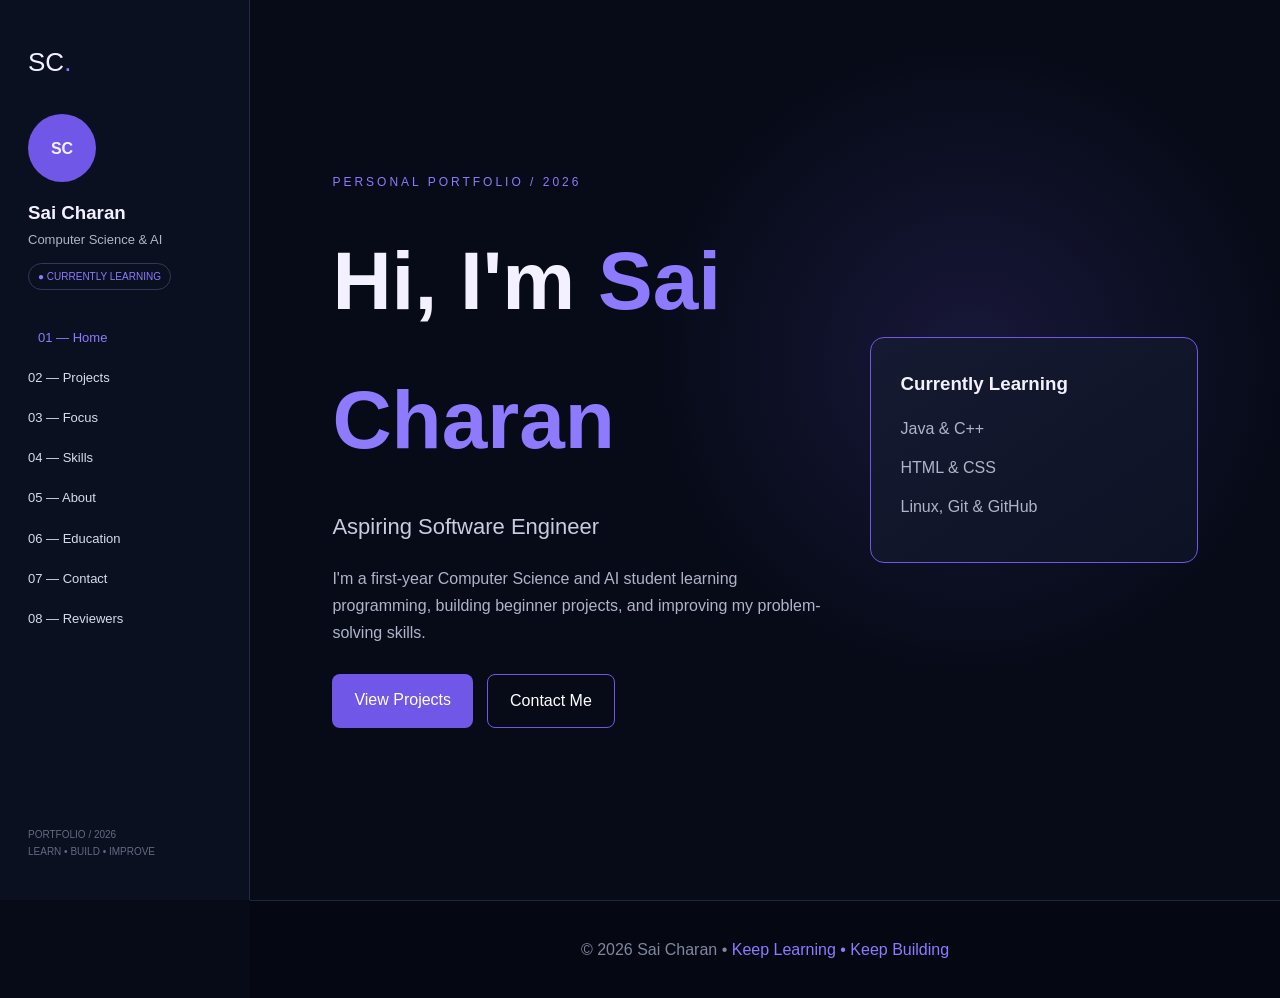
<file: index.html>
<!DOCTYPE html>
<html lang="en">
<head>
    <meta charset="UTF-8">
    <meta name="viewport" content="width=device-width, initial-scale=1.0">
    <title>Home | Sai Charan</title>
    <link rel="stylesheet" href="style.css">
</head>
<body>
    <div class="page">

    <aside class="sidebar">
        <div>
            <div class="logo">SC<span>.</span></div>
            <div class="circle">SC</div>
            <h3>Sai Charan</h3>
            <p>Computer Science &amp; AI</p>
            <div class="status">● CURRENTLY LEARNING</div>
            <nav>
            <a class="active" href="index.html">01 — Home</a>
            <a class="" href="projects.html">02 — Projects</a>
            <a class="" href="focus.html">03 — Focus</a>
            <a class="" href="skills.html">04 — Skills</a>
            <a class="" href="about.html">05 — About</a>
            <a class="" href="education.html">06 — Education</a>
            <a class="" href="contact.html">07 — Contact</a>
            <a class="" href="reviewers.html">08 — Reviewers</a>
            </nav>
        </div>
        <div class="sidebar-bottom">PORTFOLIO / 2026<br>LEARN • BUILD • IMPROVE</div>
    </aside>

        <main>

            <section class="page-section hero">
                <div class="content">
                    <div class="tag">PERSONAL PORTFOLIO / 2026</div>
                    <h1>Hi, I'm <span>Sai Charan</span></h1>
                    <h2>Aspiring Software Engineer</h2>
                    <p class="hero-text">I'm a first-year Computer Science and AI student learning programming, building beginner projects, and improving my problem-solving skills.</p>
                    <div class="buttons">
                        <a class="button" href="projects.html">View Projects</a>
                        <a class="button outline" href="contact.html">Contact Me</a>
                    </div>
                </div>
                <div class="hero-card">
                    <h3>Currently Learning</h3>
                    <p>Java &amp; C++</p>
                    <p>HTML &amp; CSS</p>
                    <p>Linux, Git &amp; GitHub</p>
                </div>
            </section>

        </main>
    </div>
    <footer>© 2026 Sai Charan • <span>Keep Learning • Keep Building</span></footer>
</body>
</html>
</file>
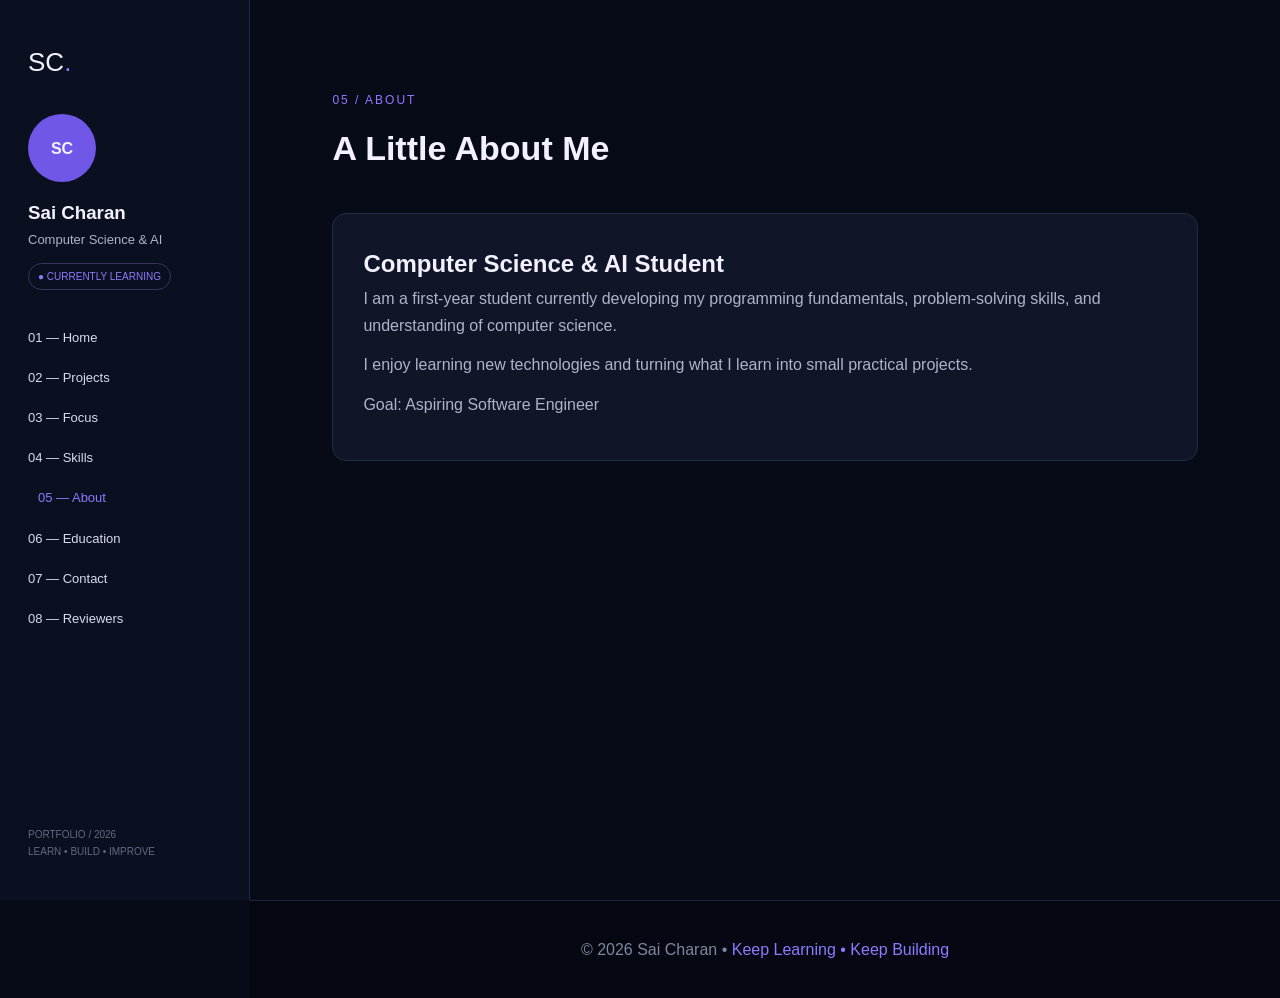
<file: about.html>
<!DOCTYPE html>
<html lang="en">
<head>
    <meta charset="UTF-8">
    <meta name="viewport" content="width=device-width, initial-scale=1.0">
    <title>About | Sai Charan</title>
    <link rel="stylesheet" href="style.css">
</head>
<body>
    <div class="page">

    <aside class="sidebar">
        <div>
            <div class="logo">SC<span>.</span></div>
            <div class="circle">SC</div>
            <h3>Sai Charan</h3>
            <p>Computer Science &amp; AI</p>
            <div class="status">● CURRENTLY LEARNING</div>
            <nav>
            <a class="" href="index.html">01 — Home</a>
            <a class="" href="projects.html">02 — Projects</a>
            <a class="" href="focus.html">03 — Focus</a>
            <a class="" href="skills.html">04 — Skills</a>
            <a class="active" href="about.html">05 — About</a>
            <a class="" href="education.html">06 — Education</a>
            <a class="" href="contact.html">07 — Contact</a>
            <a class="" href="reviewers.html">08 — Reviewers</a>
            </nav>
        </div>
        <div class="sidebar-bottom">PORTFOLIO / 2026<br>LEARN • BUILD • IMPROVE</div>
    </aside>

        <main>

            <section class="page-section">
                <div class="content">
                    <div class="section-name">05 / ABOUT</div>
                    <h1 class="section-title">A Little About Me</h1>
                    <div class="box">
                        <h2>Computer Science &amp; AI Student</h2>
                        <p>I am a first-year student currently developing my programming fundamentals, problem-solving skills, and understanding of computer science.</p>
                        <p>I enjoy learning new technologies and turning what I learn into small practical projects.</p>
                        <p class="accent">Goal: Aspiring Software Engineer</p>
                    </div>
                </div>
            </section>

        </main>
    </div>
    <footer>© 2026 Sai Charan • <span>Keep Learning • Keep Building</span></footer>
</body>
</html>
</file>
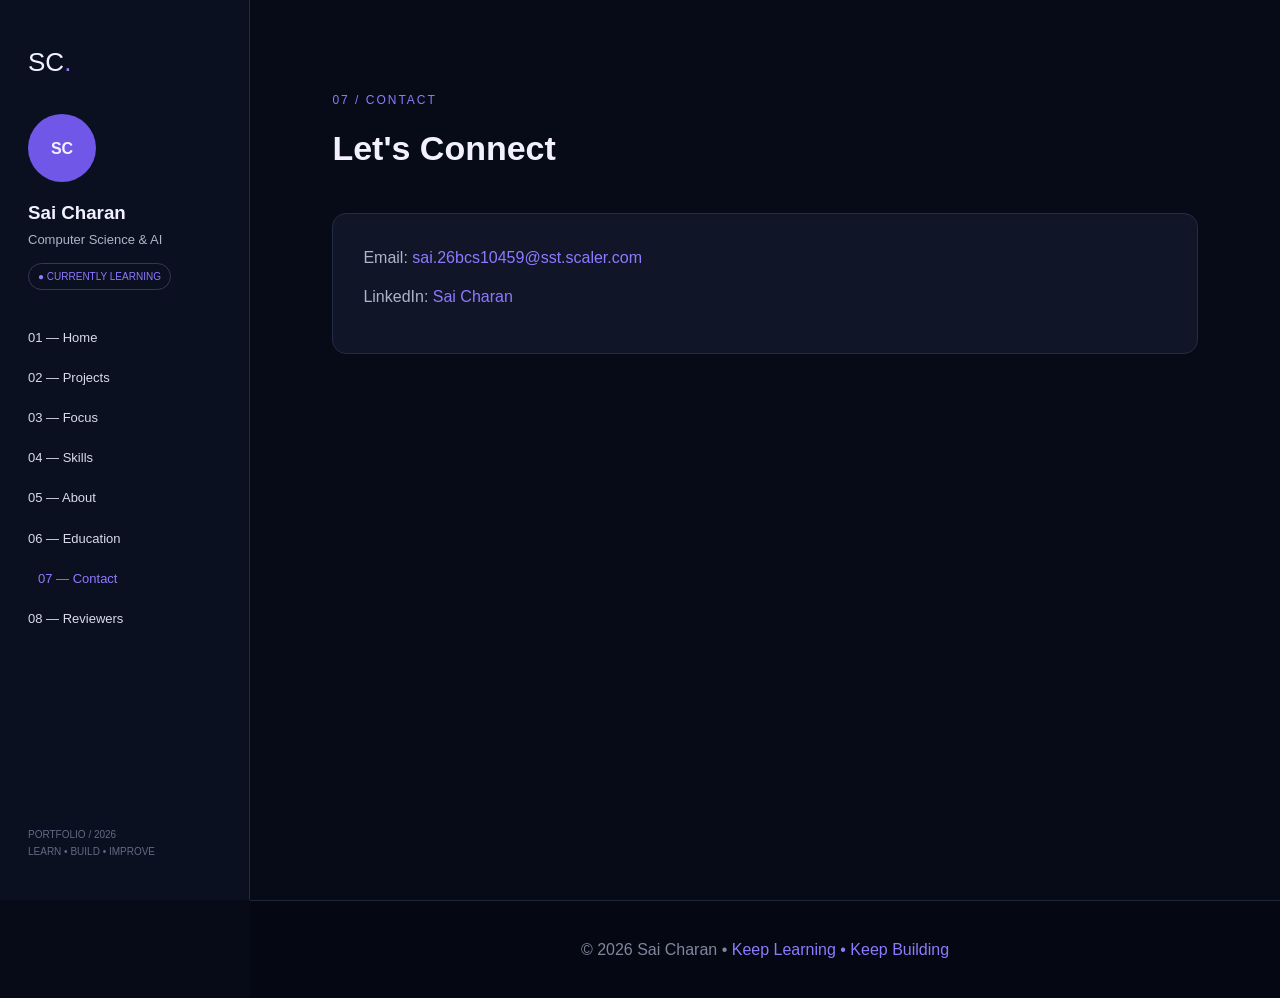
<file: contact.html>
<!DOCTYPE html>
<html lang="en">
<head>
    <meta charset="UTF-8">
    <meta name="viewport" content="width=device-width, initial-scale=1.0">
    <title>Contact | Sai Charan</title>
    <link rel="stylesheet" href="style.css">
</head>
<body>
    <div class="page">

    <aside class="sidebar">
        <div>
            <div class="logo">SC<span>.</span></div>
            <div class="circle">SC</div>
            <h3>Sai Charan</h3>
            <p>Computer Science &amp; AI</p>
            <div class="status">● CURRENTLY LEARNING</div>
            <nav>
            <a class="" href="index.html">01 — Home</a>
            <a class="" href="projects.html">02 — Projects</a>
            <a class="" href="focus.html">03 — Focus</a>
            <a class="" href="skills.html">04 — Skills</a>
            <a class="" href="about.html">05 — About</a>
            <a class="" href="education.html">06 — Education</a>
            <a class="active" href="contact.html">07 — Contact</a>
            <a class="" href="reviewers.html">08 — Reviewers</a>
            </nav>
        </div>
        <div class="sidebar-bottom">PORTFOLIO / 2026<br>LEARN • BUILD • IMPROVE</div>
    </aside>

        <main>

            <section class="page-section">
                <div class="content">
                    <div class="section-name">07 / CONTACT</div>
                    <h1 class="section-title">Let's Connect</h1>
                    <div class="contact-box">
                        <p>Email: <a href="mailto:sai.26bcs10459@sst.scaler.com">sai.26bcs10459@sst.scaler.com</a></p>
                        <p>LinkedIn: <a href="https://www.linkedin.com/in/saicharan-sunkara-15365a426/" target="_blank">Sai Charan</a></p>
                    </div>
                </div>
            </section>

        </main>
    </div>
    <footer>© 2026 Sai Charan • <span>Keep Learning • Keep Building</span></footer>
</body>
</html>
</file>
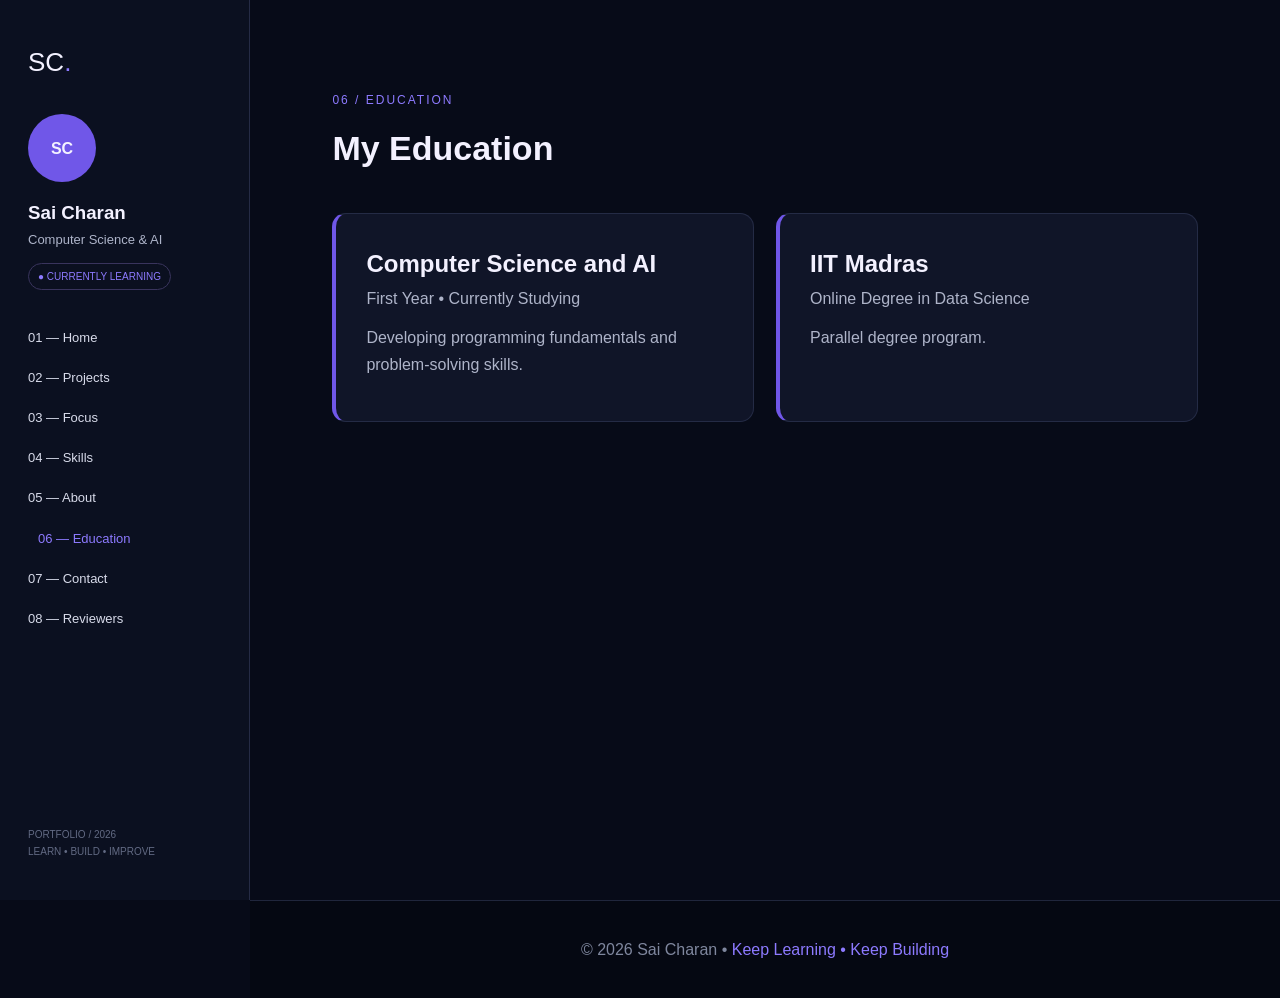
<file: education.html>
<!DOCTYPE html>
<html lang="en">
<head>
    <meta charset="UTF-8">
    <meta name="viewport" content="width=device-width, initial-scale=1.0">
    <title>Education | Sai Charan</title>
    <link rel="stylesheet" href="style.css">
</head>
<body>
    <div class="page">

    <aside class="sidebar">
        <div>
            <div class="logo">SC<span>.</span></div>
            <div class="circle">SC</div>
            <h3>Sai Charan</h3>
            <p>Computer Science &amp; AI</p>
            <div class="status">● CURRENTLY LEARNING</div>
            <nav>
            <a class="" href="index.html">01 — Home</a>
            <a class="" href="projects.html">02 — Projects</a>
            <a class="" href="focus.html">03 — Focus</a>
            <a class="" href="skills.html">04 — Skills</a>
            <a class="" href="about.html">05 — About</a>
            <a class="active" href="education.html">06 — Education</a>
            <a class="" href="contact.html">07 — Contact</a>
            <a class="" href="reviewers.html">08 — Reviewers</a>
            </nav>
        </div>
        <div class="sidebar-bottom">PORTFOLIO / 2026<br>LEARN • BUILD • IMPROVE</div>
    </aside>

        <main>

            <section class="page-section">
                <div class="content">
                    <div class="section-name">06 / EDUCATION</div>
                    <h1 class="section-title">My Education</h1>
                    <div class="split">
                        <div class="education-box"><h2>Computer Science and AI</h2><p>First Year • Currently Studying</p><p>Developing programming fundamentals and problem-solving skills.</p></div>
                        <div class="education-box"><h2>IIT Madras</h2><p>Online Degree in Data Science</p><p>Parallel degree program.</p></div>
                    </div>
                </div>
            </section>

        </main>
    </div>
    <footer>© 2026 Sai Charan • <span>Keep Learning • Keep Building</span></footer>
</body>
</html>
</file>
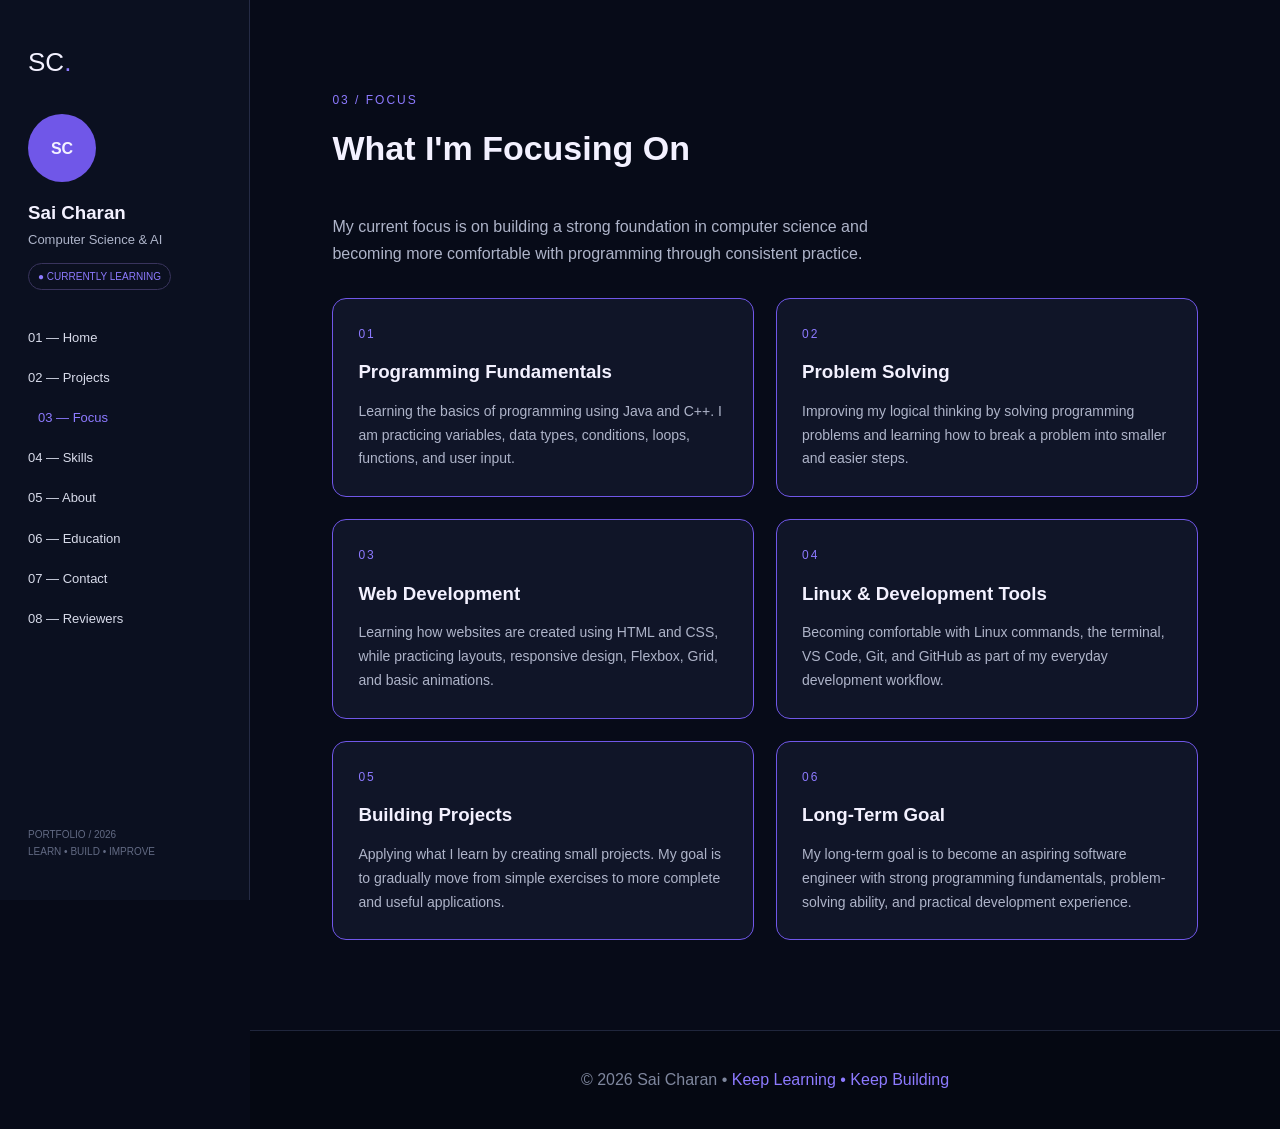
<file: focus.html>
<!DOCTYPE html>

<html lang="en">

<head>

    <meta charset="UTF-8">

    <meta name="viewport" content="width=device-width, initial-scale=1.0">

    <title>Focus | Sai Charan</title>

    <link rel="stylesheet" href="style.css">

</head>


<body>

    <div class="page">
        <!-- SIDEBAR -->
        <aside class="sidebar">

            <div>

                <div class="logo">SC<span>.</span></div>

                <div class="circle">SC</div>

                <h3>Sai Charan</h3>

                <p>Computer Science &amp; AI</p>

                <div class="status">● CURRENTLY LEARNING</div>

                <nav>

                    <a href="index.html">01 — Home</a>

                    <a href="projects.html">02 — Projects</a>

                    <a class="active" href="focus.html">03 — Focus</a>

                    <a href="skills.html">04 — Skills</a>

                    <a href="about.html">05 — About</a>

                    <a href="education.html">06 — Education</a>

                    <a href="contact.html">07 — Contact</a>

                    <a href="reviewers.html">08 — Reviewers</a>

                </nav>

            </div>


            <div class="sidebar-bottom">
                PORTFOLIO / 2026
                <br>
                LEARN • BUILD • IMPROVE

            </div>

        </aside>

        <!-- MAIN CONTENT -->

        <main>
            <section class="page-section">

                <div class="content">
                    <div class="section-name">
                        03 / FOCUS
                    </div>

                    <h1 class="section-title">
                        What I'm Focusing On
                    </h1>

                    <p class="hero-text">
                        My current focus is on building a strong
                        foundation in computer science and becoming
                        more comfortable with programming through
                        consistent practice.
                    </p>

                    <div class="path">
                        <div class="step">

                            <div class="project-number">
                                01
                            </div>

                            <h3>
                                Programming Fundamentals
                            </h3>

                            <p>
                                Learning the basics of programming using
                                Java and C++. I am practicing variables,
                                data types, conditions, loops, functions,
                                and user input.
                            </p>

                        </div>
                        <div class="step">

                            <div class="project-number">
                                02
                            </div>

                            <h3>
                                Problem Solving
                            </h3>

                            <p>
                                Improving my logical thinking by solving
                                programming problems and learning how to
                                break a problem into smaller and easier
                                steps.
                            </p>

                        </div>
                        <div class="step">

                            <div class="project-number">
                                03
                            </div>

                            <h3>
                                Web Development
                            </h3>

                            <p>
                                Learning how websites are created using
                                HTML and CSS, while practicing layouts,
                                responsive design, Flexbox, Grid,
                                and basic animations.
                            </p>

                        </div>
                        <div class="step">

                            <div class="project-number">
                                04
                            </div>

                            <h3>
                                Linux &amp; Development Tools
                            </h3>

                            <p>
                                Becoming comfortable with Linux commands,
                                the terminal, VS Code, Git, and GitHub
                                as part of my everyday development
                                workflow.
                            </p>

                        </div>
                        <div class="step">

                            <div class="project-number">
                                05
                            </div>

                            <h3>
                                Building Projects
                            </h3>

                            <p>
                                Applying what I learn by creating small
                                projects. My goal is to gradually move
                                from simple exercises to more complete
                                and useful applications.
                            </p>

                        </div>
                        <div class="step">

                            <div class="project-number">
                                06
                            </div>

                            <h3>
                                Long-Term Goal
                            </h3>

                            <p>
                                My long-term goal is to become an aspiring
                                software engineer with strong programming
                                fundamentals, problem-solving ability,
                                and practical development experience.
                            </p>

                        </div>


                    </div>

                </div>

            </section>

        </main>

    </div>

    <footer>

        © 2026 Sai Charan •
        <span>
            Keep Learning • Keep Building
        </span>

    </footer>

</body>
</html>
</file>
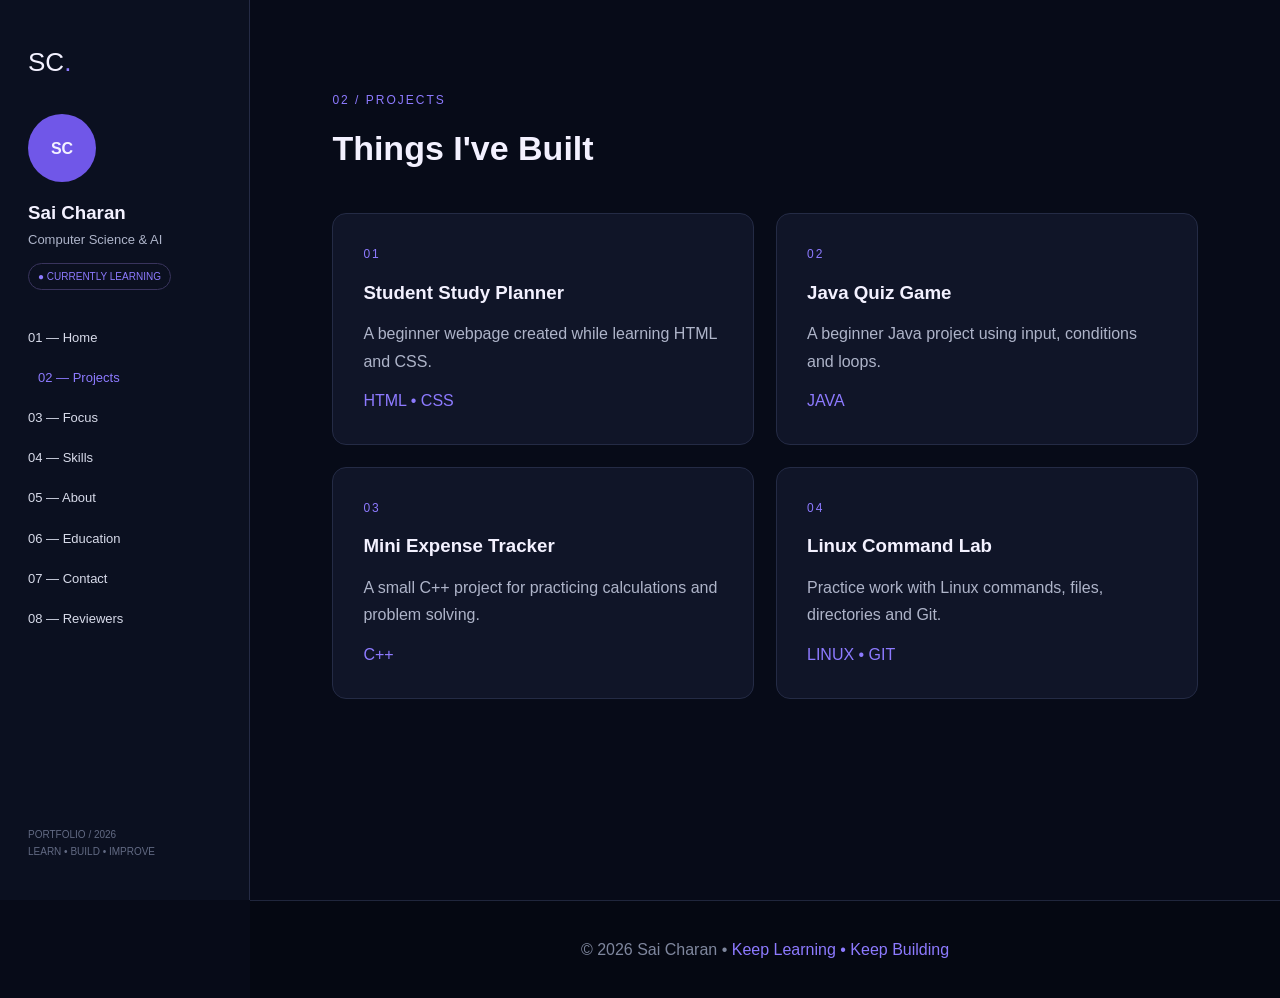
<file: projects.html>
<!DOCTYPE html>
<html lang="en">
<head>
    <meta charset="UTF-8">
    <meta name="viewport" content="width=device-width, initial-scale=1.0">
    <title>Projects | Sai Charan</title>
    <link rel="stylesheet" href="style.css">
</head>
<body>
    <div class="page">

    <aside class="sidebar">
        <div>
            <div class="logo">SC<span>.</span></div>
            <div class="circle">SC</div>
            <h3>Sai Charan</h3>
            <p>Computer Science &amp; AI</p>
            <div class="status">● CURRENTLY LEARNING</div>
            <nav>
            <a class="" href="index.html">01 — Home</a>
            <a class="active" href="projects.html">02 — Projects</a>
            <a class="" href="focus.html">03 — Focus</a>
            <a class="" href="skills.html">04 — Skills</a>
            <a class="" href="about.html">05 — About</a>
            <a class="" href="education.html">06 — Education</a>
            <a class="" href="contact.html">07 — Contact</a>
            <a class="" href="reviewers.html">08 — Reviewers</a>
            </nav>
        </div>
        <div class="sidebar-bottom">PORTFOLIO / 2026<br>LEARN • BUILD • IMPROVE</div>
    </aside>

        <main>

            <section class="page-section">
                <div class="content">
                    <div class="section-name">02 / PROJECTS</div>
                    <h1 class="section-title">Things I've Built</h1>
                    <div class="grid">
                        <div class="project"><div class="project-number">01</div><h3>Student Study Planner</h3><p>A beginner webpage created while learning HTML and CSS.</p><span class="accent">HTML • CSS</span></div>
                        <div class="project"><div class="project-number">02</div><h3>Java Quiz Game</h3><p>A beginner Java project using input, conditions and loops.</p><span class="accent">JAVA</span></div>
                        <div class="project"><div class="project-number">03</div><h3>Mini Expense Tracker</h3><p>A small C++ project for practicing calculations and problem solving.</p><span class="accent">C++</span></div>
                        <div class="project"><div class="project-number">04</div><h3>Linux Command Lab</h3><p>Practice work with Linux commands, files, directories and Git.</p><span class="accent">LINUX • GIT</span></div>
                    </div>
                </div>
            </section>

        </main>
    </div>
    <footer>© 2026 Sai Charan • <span>Keep Learning • Keep Building</span></footer>
</body>
</html>
</file>
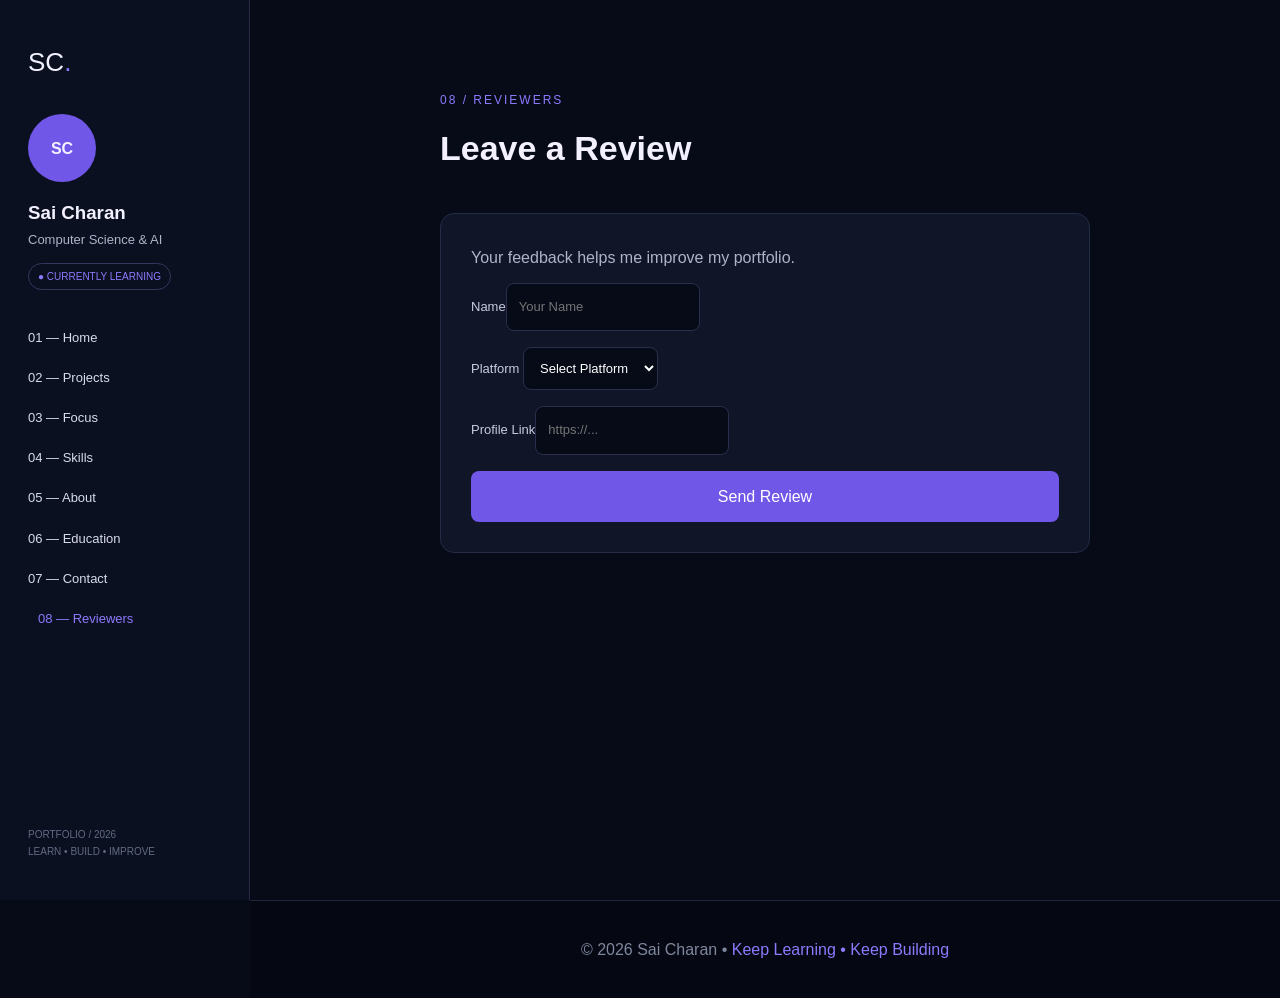
<file: reviewers.html>
<!DOCTYPE html>
<html lang="en">
<head>
    <meta charset="UTF-8">
    <meta name="viewport" content="width=device-width, initial-scale=1.0">
    <title>Reviewers | Sai Charan</title>
    <link rel="stylesheet" href="style.css">
</head>
<body>
    <div class="page">

    <aside class="sidebar">
        <div>
            <div class="logo">SC<span>.</span></div>
            <div class="circle">SC</div>
            <h3>Sai Charan</h3>
            <p>Computer Science &amp; AI</p>
            <div class="status">● CURRENTLY LEARNING</div>
            <nav>
            <a class="" href="index.html">01 — Home</a>
            <a class="" href="projects.html">02 — Projects</a>
            <a class="" href="focus.html">03 — Focus</a>
            <a class="" href="skills.html">04 — Skills</a>
            <a class="" href="about.html">05 — About</a>
            <a class="" href="education.html">06 — Education</a>
            <a class="" href="contact.html">07 — Contact</a>
            <a class="active" href="reviewers.html">08 — Reviewers</a>
            </nav>
        </div>
        <div class="sidebar-bottom">PORTFOLIO / 2026<br>LEARN • BUILD • IMPROVE</div>
    </aside>

        <main>

            <section class="page-section">
                <div class="content reviewer">
                    <div class="section-name">08 / REVIEWERS</div>
                    <h1 class="section-title">Leave a Review</h1>
                    <div class="box">
                        <p>Your feedback helps me improve my portfolio.</p>
                        <form action="mailto:sai.26bcs10459@sst.scaler.com" method="post" enctype="text/plain">
                            <label>Name<input type="text" name="name" placeholder="Your Name" required></label>
                            <label>Platform
                                <select name="platform" required>
                                    <option value="">Select Platform</option>
                                    <option>LinkedIn</option>
                                    <option>Instagram</option>
                                </select>
                            </label>
                            <label>Profile Link<input type="url" name="profile" placeholder="https://..." required></label>
                            <button type="submit">Send Review</button>
                        </form>
                    </div>
                </div>
            </section>

        </main>
    </div>
    <footer>© 2026 Sai Charan • <span>Keep Learning • Keep Building</span></footer>
</body>
</html>
</file>
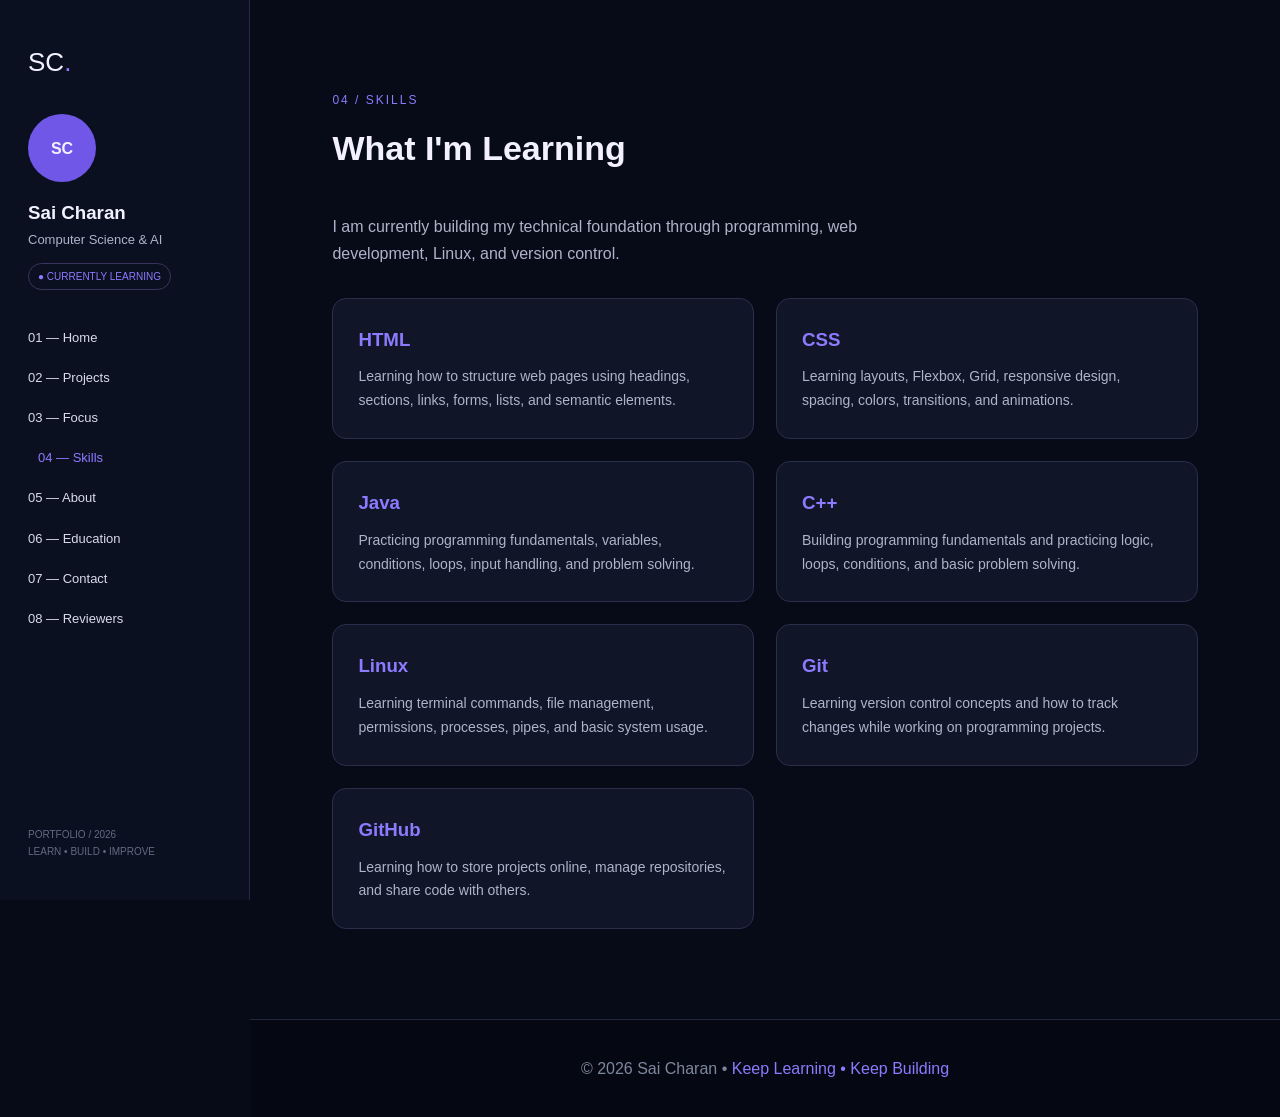
<file: skills.html>
<!DOCTYPE html>

<html lang="en">

<head>

    <meta charset="UTF-8">

    <meta name="viewport" content="width=device-width, initial-scale=1.0">

    <title>Skills | Sai Charan</title>

    <link rel="stylesheet" href="style.css">

</head>


<body>

    <div class="page">
        <!-- SIDEBAR -->
        <aside class="sidebar">
            <div>
                <div class="logo">
                    SC<span>.</span>
                </div>
                <div class="circle">
                    SC
                </div>
                <h3>Sai Charan</h3>

                <p>
                    Computer Science &amp; AI
                </p>

                <div class="status">
                    ● CURRENTLY LEARNING
                </div>

                <nav>
                    <a href="index.html">01 — Home</a>
                    <a href="projects.html">02 — Projects</a>
                    <a href="focus.html">03 — Focus</a>
                    <a class="active" href="skills.html">04 — Skills</a>
                    <a href="about.html">05 — About</a>
                    <a href="education.html">06 — Education</a>
                    <a href="contact.html">07 — Contact</a>
                    <a href="reviewers.html">08 — Reviewers</a>
                </nav>

            </div>

            <div class="sidebar-bottom">
                PORTFOLIO / 2026
                <br>

                LEARN • BUILD • IMPROVE

            </div>

        </aside>

        <!-- MAIN CONTENT -->
        <main>

            <section class="page-section">

                <div class="content">
                    <div class="section-name">
                        04 / SKILLS
                    </div>

                    <h1 class="section-title">
                        What I'm Learning
                    </h1>

                    <p class="hero-text">
                        I am currently building my technical foundation
                        through programming, web development, Linux,
                        and version control.
                    </p>

                    <div class="skills-grid">

                        <div class="skill-card">

                            <h3>
                                HTML
                            </h3>

                            <p>
                                Learning how to structure web pages using
                                headings, sections, links, forms, lists,
                                and semantic elements.
                            </p>

                        </div>

                        <div class="skill-card">

                            <h3>
                                CSS
                            </h3>

                            <p>
                                Learning layouts, Flexbox, Grid, responsive
                                design, spacing, colors, transitions,
                                and animations.
                            </p>

                        </div>

                        <div class="skill-card">

                            <h3>
                                Java
                            </h3>

                            <p>
                                Practicing programming fundamentals,
                                variables, conditions, loops, input
                                handling, and problem solving.
                            </p>

                        </div>

                        <div class="skill-card">

                            <h3>
                                C++
                            </h3>

                            <p>
                                Building programming fundamentals and
                                practicing logic, loops, conditions,
                                and basic problem solving.
                            </p>

                        </div>

                        <div class="skill-card">

                            <h3>
                                Linux
                            </h3>

                            <p>
                                Learning terminal commands, file
                                management, permissions, processes,
                                pipes, and basic system usage.
                            </p>

                        </div>

                        <div class="skill-card">

                            <h3>
                                Git
                            </h3>

                            <p>
                                Learning version control concepts and
                                how to track changes while working
                                on programming projects.
                            </p>

                        </div>

                        <div class="skill-card">

                            <h3>
                                GitHub
                            </h3>

                            <p>
                                Learning how to store projects online,
                                manage repositories, and share code
                                with others.
                            </p>

                        </div>


                    </div>

                </div>

            </section>

        </main>

    </div>

    <footer>

        © 2026 Sai Charan •
        <span>
            Keep Learning • Keep Building
        </span>

    </footer>

</body>
</html>
</file>
<file: style.css>
* {
    margin: 0;
    padding: 0;
    box-sizing: border-box;
}

html {
    scroll-behavior: smooth;
}

body {
    font-family: Arial, sans-serif;
    color: #f3f1ff;
    background: #070b18;
    line-height: 1.7;
}

.page {
    display: flex;
    min-height: 100vh;
}


.sidebar {
    position: fixed;
    left: 0;
    top: 0;
    width: 250px;
    height: 100vh;
    padding: 40px 28px;
    background: #0b1020;
    border-right: 1px solid #252b45;
    display: flex;
    flex-direction: column;
    justify-content: space-between;
    z-index: 5;
}

.logo {
    font-size: 26px;
    margin-bottom: 30px;
}

.logo span,
.tag,
.section-name,
.accent {
    color: #8d7aff;
}

.circle {
    width: 68px;
    height: 68px;
    border-radius: 50%;
    display: flex;
    align-items: center;
    justify-content: center;
    background: #7057e8;
    font-weight: bold;
    margin-bottom: 15px;
    animation: float 3s infinite;
}

.sidebar p {
    color: #aeb4c9;
    font-size: 13px;
}

.status {
    display: inline-block;
    color: #8d7aff;
    border: 1px solid #39345d;
    padding: 4px 9px;
    border-radius: 20px;
    font-size: 10px;
    margin-top: 12px;
}

nav {
    margin-top: 28px;
}

nav a {
    display: block;
    padding: 9px 0;
    color: #d8dbea;
    text-decoration: none;
    font-size: 13px;
    transition: 0.3s;
}

nav a:hover,
nav a.active {
    color: #8d7aff;
    padding-left: 10px;
}

.sidebar-bottom {
    color: #626a83;
    font-size: 10px;
}

main {
    margin-left: 250px;
    flex: 1;
    min-width: 0;
}

.page-section {
    min-height: 100vh;
    padding: 90px 8%;
    position: relative;
}

.page-section:before {
    content: "";
    position: absolute;
    background-size: 70px 70px;
}

.content {
    position: relative;
    z-index: 1;
    max-width: 1000px;
    margin: auto;
}

.hero {
    display: grid;
    grid-template-columns: 1.2fr 0.8fr;
    align-items: center;
    gap: 45px;
    background: radial-gradient(
        circle at 70% 40%,
        rgba(112, 87, 232, 0.16),
        transparent 35%
    ),
    #070b18;
}

.tag {
    letter-spacing: 3px;
    font-size: 12px;
}

.hero h1 {
    font-size: clamp(48px, 7vw, 82px);
    margin: 18px 0;
}

.hero h1 span {
    color: #8d7aff;
}

.hero h2 {
    font-size: 22px;
    color: #c9cce0;
    font-weight: normal;
}

.hero-text {
    color: #aeb4c9;
    max-width: 560px;
    margin-top: 20px;
}

.buttons {
    display: flex;
    gap: 14px;
    margin-top: 28px;
    flex-wrap: wrap;
}

.button,
button {
    padding: 12px 22px;
    color: white;
    text-decoration: none;
    border: 0;
    background: #7057e8;
    border-radius: 8px;
    cursor: pointer;
    font: inherit;
    transition: 0.3s;
}

.button:hover,
button:hover {
    transform: translateY(-3px);
    background: #8873ff;
}

.outline {
    background: transparent;
    border: 1px solid #7057e8;
}

.hero-card,
.box,
.project,
.education-box,
.contact-box {
    padding: 30px;
    background: #101528;
    border: 1px solid #242b45;
    border-radius: 14px;
}

.hero-card {
    background: linear-gradient(
        145deg,
        #151a32,
        #0d1224
    );
    border-color: #7057e8;
}

.hero-card h3 {
    margin-bottom: 15px;
}

.hero-card p,
.box p,
.project p,
.education-box p,
.contact-box p {
    color: #aeb4c9;
    margin-bottom: 12px;
}


/* ==================== SECTION TITLES ==================== */

.section-name {
    letter-spacing: 2px;
    font-size: 12px;
}

.section-title {
    font-size: 34px;
    margin: 10px 0 35px;
}


/* ==================== PROJECTS ==================== */

.grid {
    display: grid;
    grid-template-columns: repeat(2, 1fr);
    gap: 22px;
}

.project {
    transition: 0.3s;
}

.project:hover {
    transform: translateY(-6px);
    border-color: #7057e8;
}

.project-number {
    color: #8d7aff;
    font-size: 12px;
    letter-spacing: 2px;
}

.project h3 {
    margin: 12px 0;
}


/* ==================== SKILLS ==================== */

.skills {
    display: flex;
    flex-wrap: wrap;
    gap: 14px;
}

.skill {
    padding: 13px 20px;
    background: #101528;
    border: 1px solid #292f4b;
    border-radius: 30px;
    transition: 0.3s;
}

.skill:hover {
    transform: translateY(-4px);
    border-color: #8d7aff;
    color: #8d7aff;
}


/* ==================== EDUCATION / ABOUT ==================== */

.split {
    display: grid;
    grid-template-columns: 1fr 1fr;
    gap: 22px;
}

.education-box {
    border-left: 4px solid #7057e8;
}


/* ==================== CONTACT ==================== */

.contact-box a {
    color: #8d7aff;
    text-decoration: none;
}

.contact-box a:hover {
    text-decoration: underline;
}


/* ==================== REVIEWER FORM ==================== */

.reviewer {
    max-width: 650px;
}

.reviewer form {
    display: flex;
    flex-direction: column;
    gap: 16px;
}

.reviewer input,
.reviewer select {
    padding: 12px;
    background: #070b18;
    color: white;
    border: 1px solid #292f4b;
    border-radius: 8px;
    font: inherit;
}

.reviewer label {
    color: #c9cce0;
    font-size: 13px;
}


/* ==================== FOOTER ==================== */

footer {
    margin-left: 250px;
    text-align: center;
    padding: 35px;
    background: #050812;
    border-top: 1px solid #20263c;
    color: #7f879e;
}

footer span {
    color: #8d7aff;
}


/* ==================== LEARNING PATH ==================== */

.path {
    display: flex;
    gap: 18px;
    flex-wrap: wrap;
    margin-top: 25px;
}

.step {
    flex: 1;
    min-width: 180px;
    padding: 22px;
    background: #101528;
    border: 1px solid #7057e8;
    border-radius: 14px;
    animation: pulse 2.8s ease-in-out infinite;
}

.step:nth-child(2) {
    animation-delay: 0.4s;
}

.step:nth-child(3) {
    animation-delay: 0.8s;
}

.step p {
    color: #aeb4c9;
    font-size: 14px;
}


/* ==================== ANIMATIONS ==================== */

@keyframes float {
    0%,
    100% {
        transform: translateY(0);
    }

    50% {
        transform: translateY(-8px);
    }
}

@keyframes pulse {
    0%,
    100% {
        transform: translateY(0);
    }

    50% {
        transform: translateY(-8px);
    }
}


/* ==================== RESPONSIVE DESIGN ==================== */

@media (max-width: 850px) {

    .sidebar {
        position: relative;
        width: 100%;
        height: auto;
    }

    .page {
        display: block;
    }

    .sidebar nav {
        display: flex;
        flex-wrap: wrap;
        gap: 4px 18px;
    }

    .sidebar nav a {
        display: inline-block;
    }

    .sidebar-bottom {
        margin-top: 20px;
    }

    main,
    footer {
        margin-left: 0;
    }

    .hero,
    .grid,
    .split {
        grid-template-columns: 1fr;
    }

    .page-section {
        padding: 65px 7%;
    }
}


@media (max-width: 500px) {

    .hero h1 {
        font-size: 42px;
    }

    .page-section {
        padding: 55px 20px;
    }

    .sidebar {
        padding: 25px 20px;
    }
}
/* ==================== SKILLS GRID ==================== */

.skills-grid {
    display: grid;
    grid-template-columns: repeat(2, 1fr);
    gap: 22px;
    margin-top: 30px;
}

.skill-card {
    padding: 25px;
    background: #101528;
    border: 1px solid #292f4b;
    border-radius: 14px;
    transition: 0.3s;
}

.skill-card:hover {
    transform: translateY(-6px);
    border-color: #7057e8;
}

.skill-card h3 {
    color: #8d7aff;
    margin-bottom: 10px;
}

.skill-card p {
    color: #aeb4c9;
    font-size: 14px;
}


/* ==================== RESPONSIVE SKILLS ==================== */

@media (max-width: 850px) {

    .skills-grid {
        grid-template-columns: 1fr;
    }

}
/* ==================== FOCUS PATH ==================== */

.path {
    display: grid;
    grid-template-columns: repeat(2, 1fr);
    gap: 22px;
    margin-top: 30px;
}

.step {
    padding: 25px;
    background: #101528;
    border: 1px solid #7057e8;
    border-radius: 14px;
    transition: 0.3s;
    animation: pulse 2.8s ease-in-out infinite;
}

.step:hover {
    transform: translateY(-6px);
    border-color: #8d7aff;
}

.step:nth-child(2) {
    animation-delay: 0.2s;
}

.step:nth-child(3) {
    animation-delay: 0.4s;
}

.step:nth-child(4) {
    animation-delay: 0.6s;
}

.step:nth-child(5) {
    animation-delay: 0.8s;
}

.step:nth-child(6) {
    animation-delay: 1s;
}

.step h3 {
    margin: 12px 0;
}

.step p {
    color: #aeb4c9;
    font-size: 14px;
}


/* ==================== RESPONSIVE FOCUS ==================== */

@media (max-width: 850px) {

    .path {
        grid-template-columns: 1fr;
    }

}
</file>
